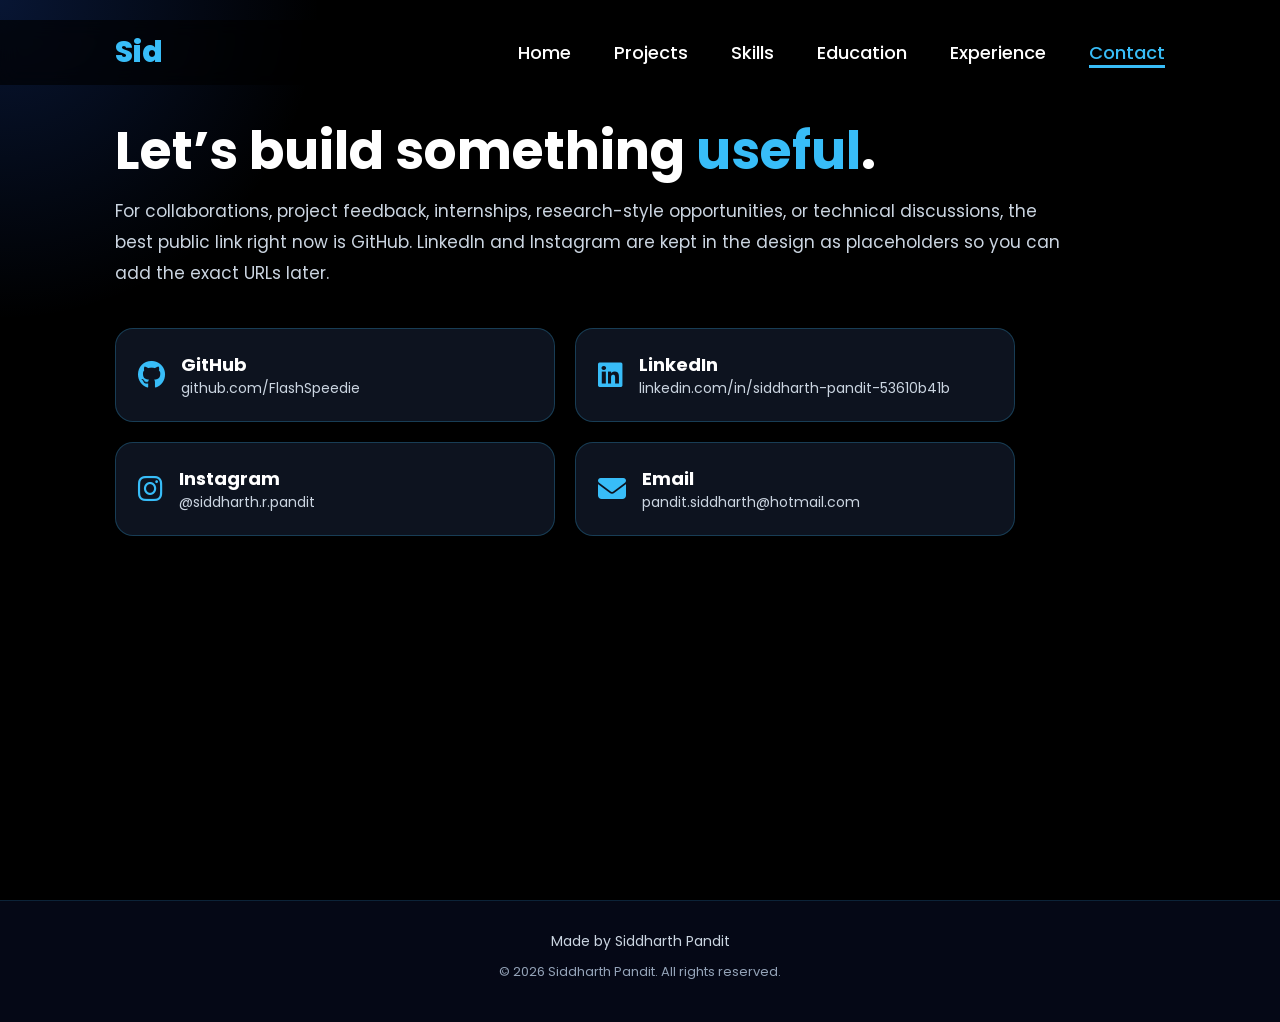
<file: contact.html>
<!DOCTYPE html>
<html lang="en">
<head>
    <meta charset="UTF-8">
    <meta name="viewport" content="width=device-width, initial-scale=1.0">
    <meta name="description" content="Contact Sid Pandit for projects, collaboration, and software development.">
    <link rel="stylesheet" href="https://cdnjs.cloudflare.com/ajax/libs/font-awesome/6.5.2/css/all.min.css">
    <link rel="stylesheet" href="style.css">
    <title>Contact | Sid Pandit</title>
</head>
<body>
    <header>
        <a href="index.html" class="logo">Sid</a>
        <nav>
            <a href="index.html">Home</a>
            <a href="projects.html">Projects</a>
            <a href="skills.html">Skills</a>
            <a href="education.html">Education</a>
            <a href="experience.html">Experience</a>
            <a href="contact.html" class="active">Contact</a>
        </nav>
    </header>

    <section class="page">
        <div class="page-title">
            <h1>Let’s build something <span>useful</span>.</h1>
            <p>For collaborations, project feedback, internships, research-style opportunities, or technical discussions, the best public link right now is GitHub. LinkedIn and Instagram are kept in the design as placeholders so you can add the exact URLs later.</p>
        </div>

        <div class="contact-list">
            <a class="contact-item" href="https://github.com/FlashSpeedie">
                <i class="fa-brands fa-github"></i>
                <div><strong>GitHub</strong><span>github.com/FlashSpeedie</span></div>
            </a>
            <a class="contact-item" href="https://www.linkedin.com/in/siddharth-pandit-53610b41b/">
                <i class="fa-brands fa-linkedin"></i>
                <div><strong>LinkedIn</strong><span>linkedin.com/in/siddharth-pandit-53610b41b</span></div>
            </a>
            <a class="contact-item" href="https://www.instagram.com/siddharth.r.pandit/">
                <i class="fa-brands fa-instagram"></i>
                <div><strong>Instagram</strong><span>@siddharth.r.pandit</span></div>
            </a>
            <a class="contact-item" href="mailto:pandit.siddharth@hotmail.com">
                <i class="fa-solid fa-envelope"></i>
                <div><strong>Email</strong><span>pandit.siddharth@hotmail.com</span></div>
            </a>
        </div>
    </section>

    <footer>
        <div class="footer-content">
            <p>Made by Siddharth Pandit</p>
            <p class="copyright">&copy; 2026 Siddharth Pandit. All rights reserved.</p>
        </div>
    </footer>
</body>
</html>
</file>
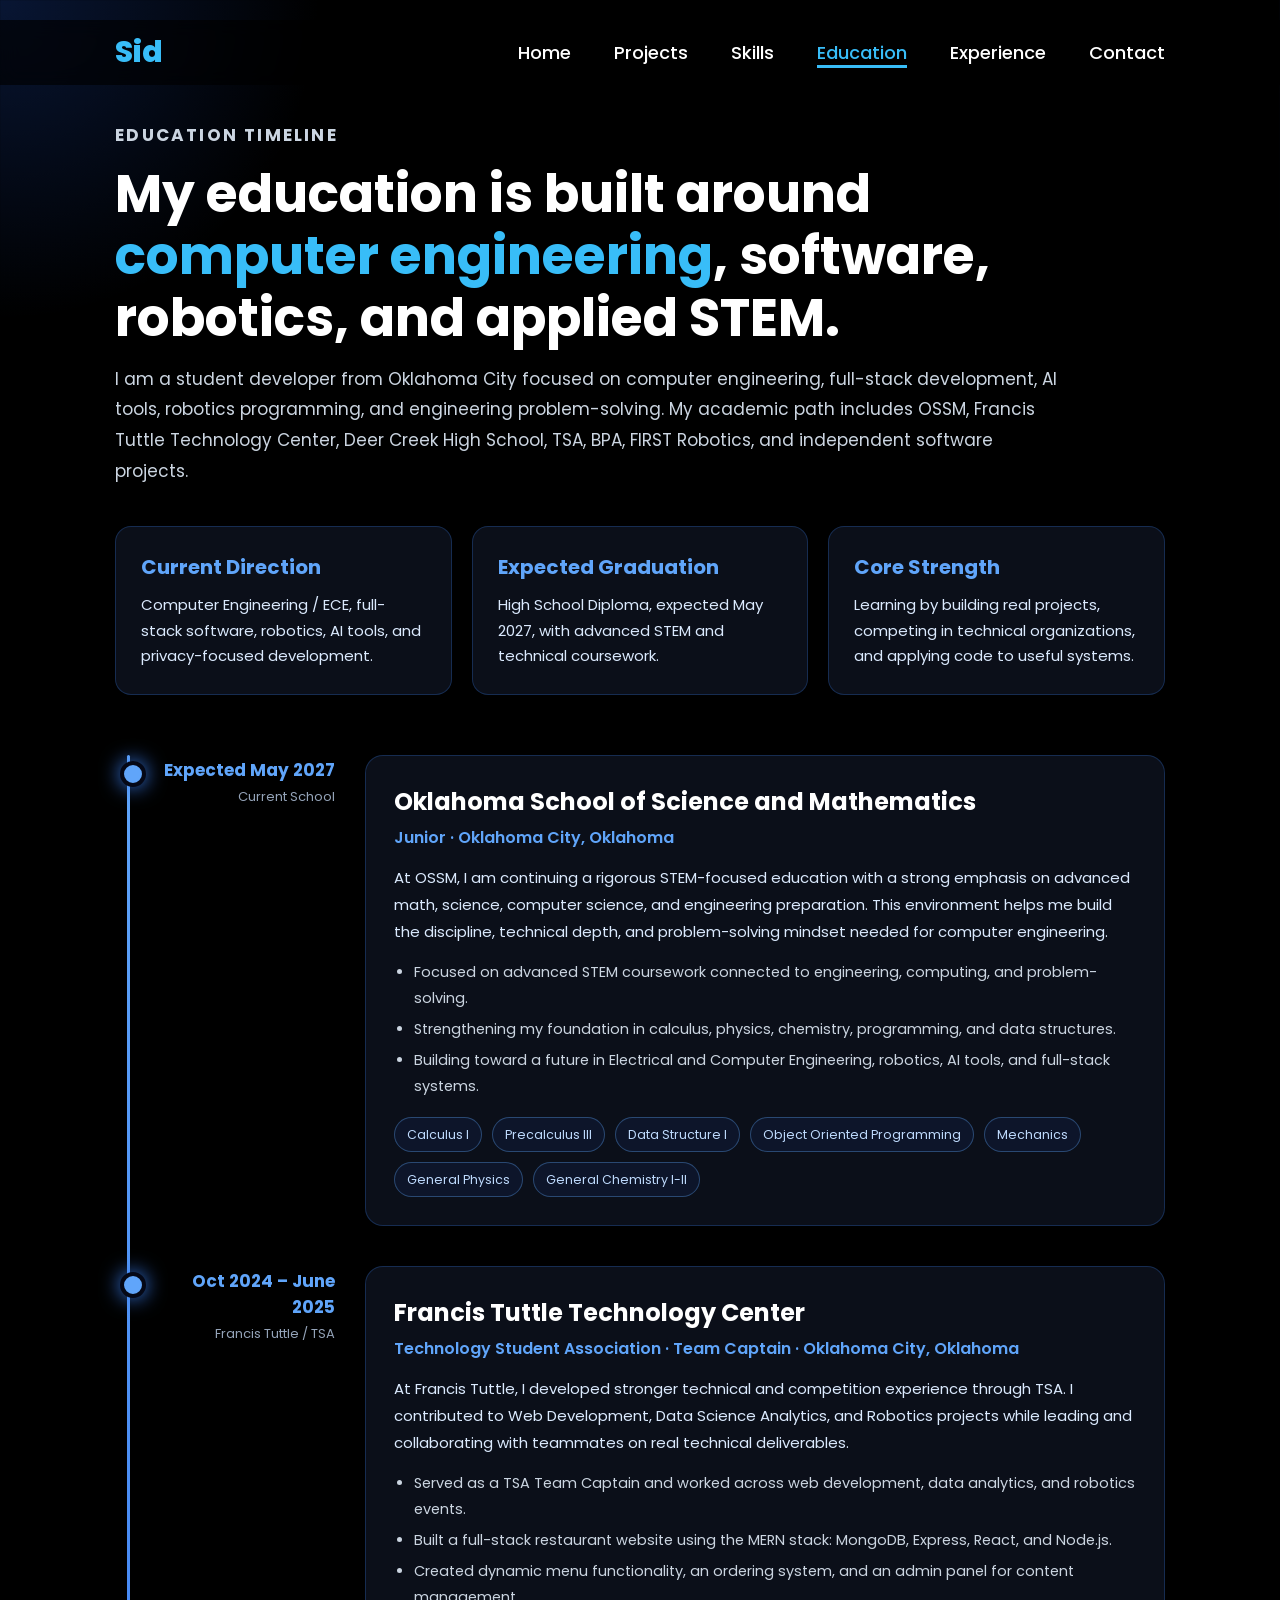
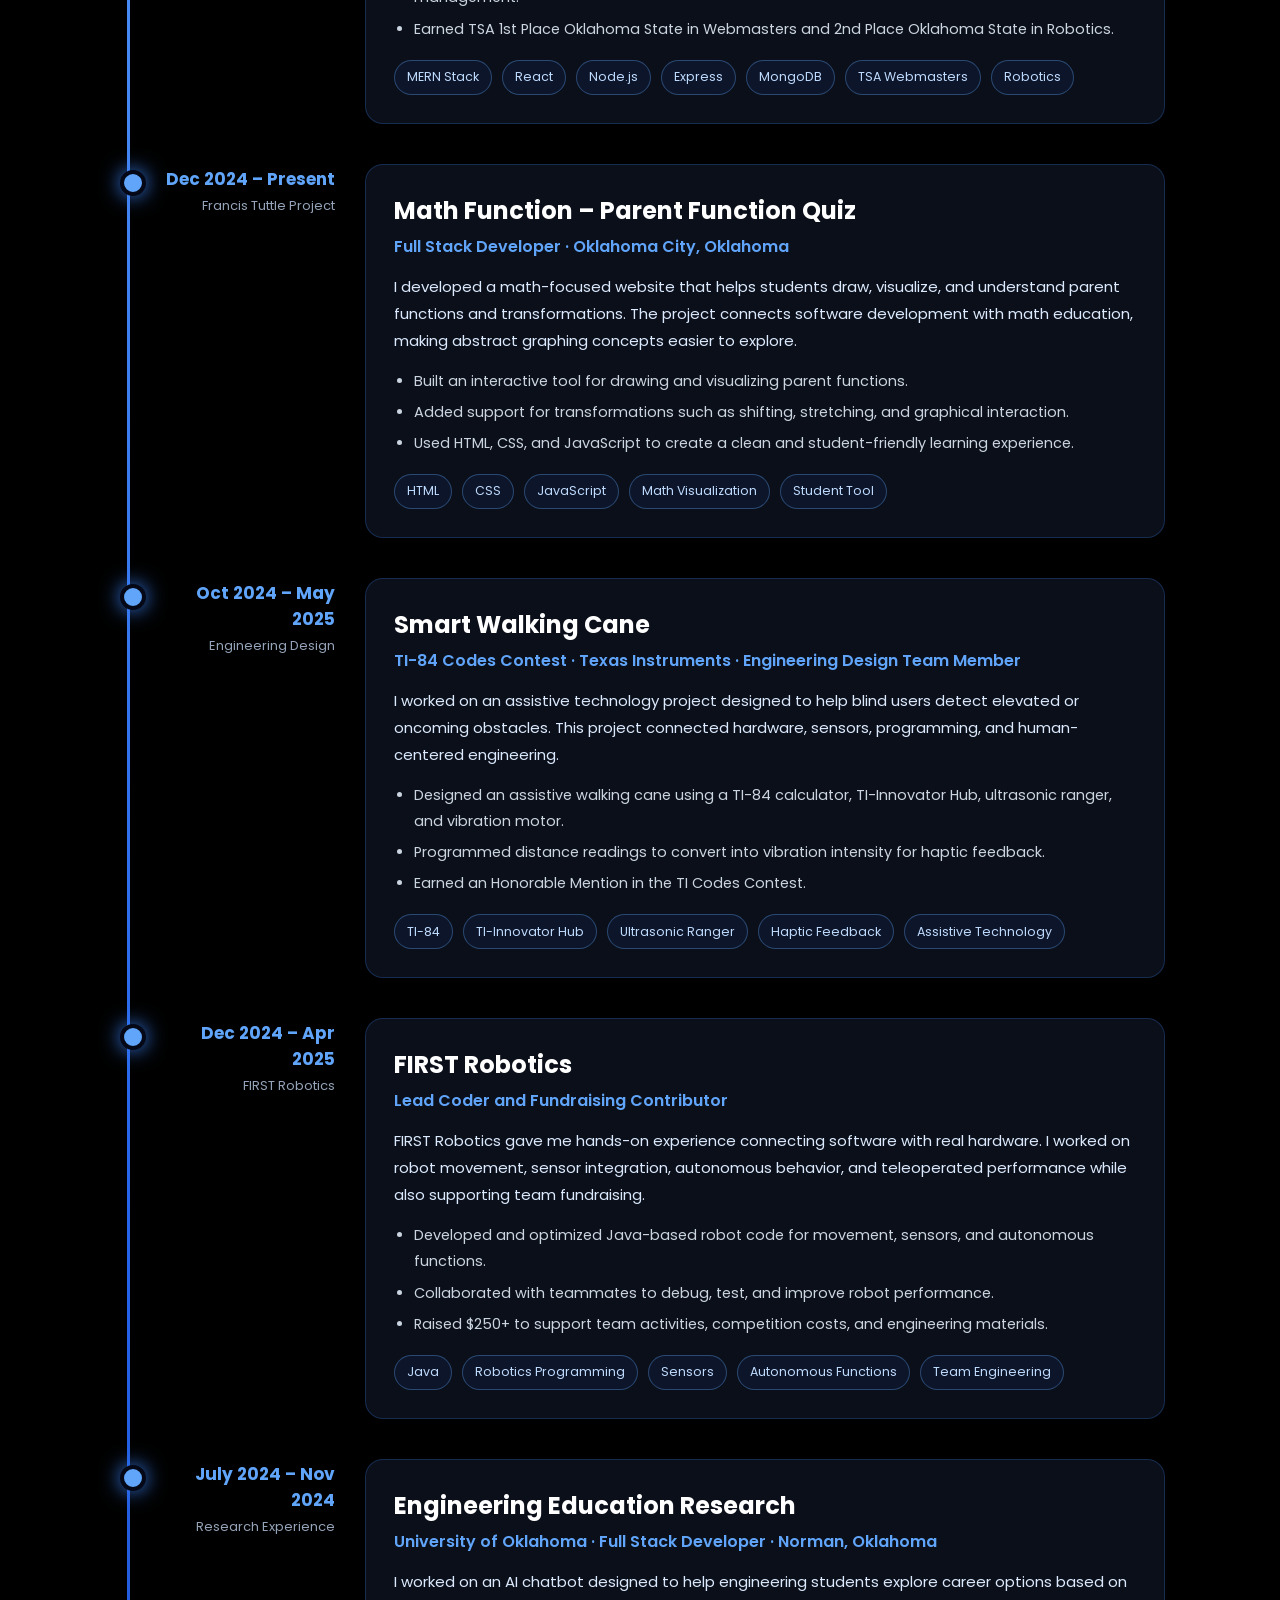
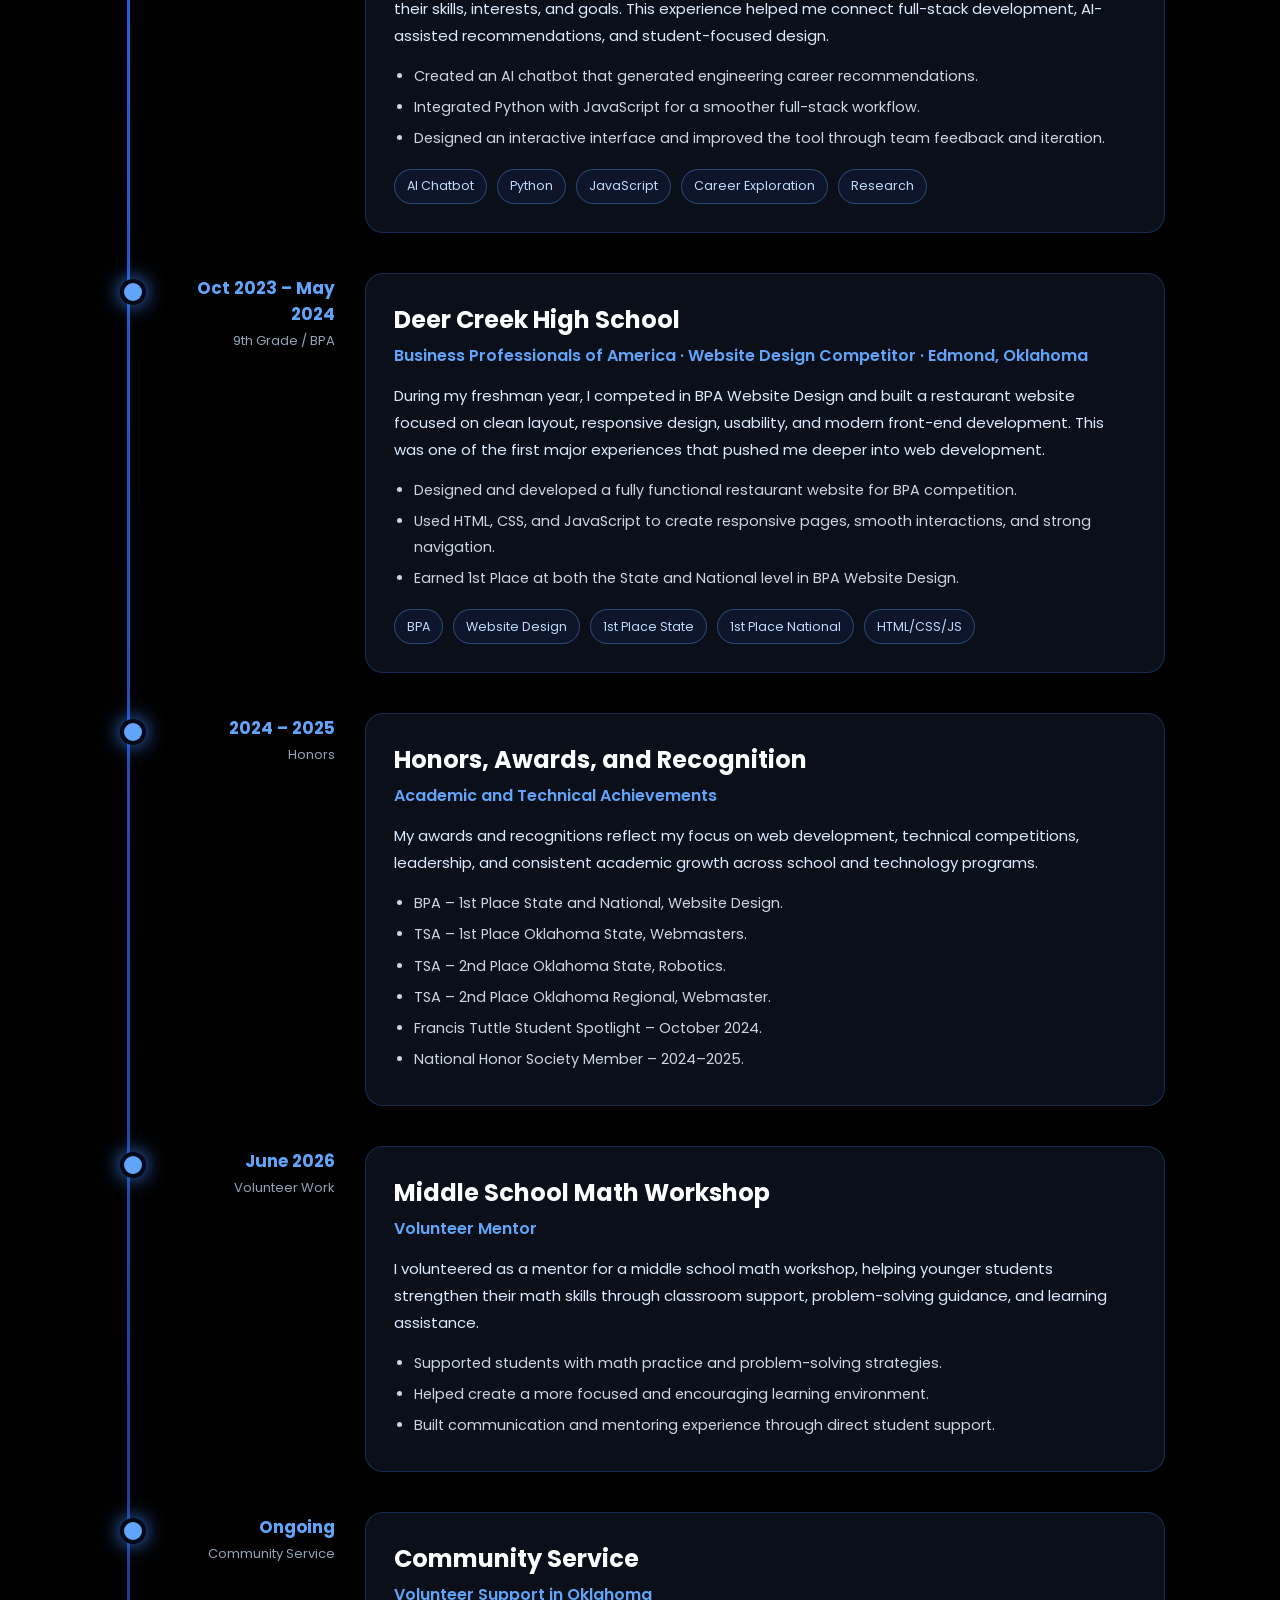
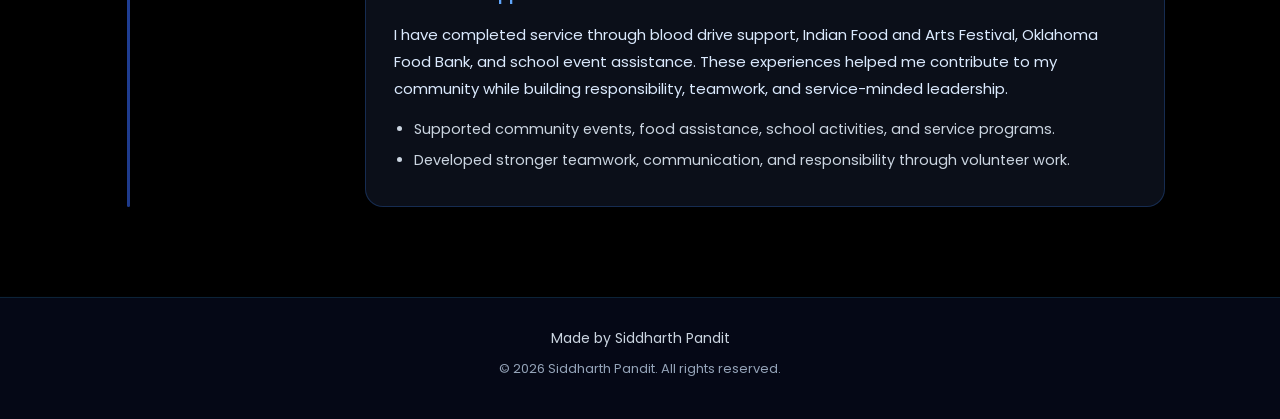
<file: education.html>
<!DOCTYPE html>
<html lang="en">
<head>
    <meta charset="UTF-8">
    <meta name="viewport" content="width=device-width, initial-scale=1.0">
    <meta name="description" content="Education timeline for Sid Pandit, a computer engineering-focused student developer from Oklahoma City with experience in OSSM, Francis Tuttle, Deer Creek, TSA, BPA, FIRST Robotics, and STEM projects.">
    <meta name="keywords" content="Sid Pandit education, Siddharth Pandit, OSSM, Francis Tuttle Technology Center, Deer Creek High School, TSA Webmaster, BPA Website Design, FIRST Robotics, Oklahoma City student developer, computer engineering student">
    <link rel="stylesheet" href="https://cdnjs.cloudflare.com/ajax/libs/font-awesome/6.5.2/css/all.min.css">
    <link rel="stylesheet" href="style.css">
    <title>Education | Sid Pandit</title>
</head>
<body>
    <header>
        <a href="index.html" class="logo">Sid</a>
        <nav>
            <a href="index.html">Home</a>
            <a href="projects.html">Projects</a>
            <a href="skills.html">Skills</a>
            <a href="education.html" class="active">Education</a>
            <a href="experience.html">Experience</a>
            <a href="contact.html">Contact</a>
        </nav>
    </header>

    <section class="page education-page">
        <div class="page-title">
            <p class="section-label">Education Timeline</p>
            <h1>My education is built around <span>computer engineering</span>, software, robotics, and applied STEM.</h1>
            <p>
                I am a student developer from Oklahoma City focused on computer engineering, full-stack development,
                AI tools, robotics programming, and engineering problem-solving. My academic path includes OSSM,
                Francis Tuttle Technology Center, Deer Creek High School, TSA, BPA, FIRST Robotics, and independent
                software projects.
            </p>
        </div>

        <div class="education-summary">
            <div>
                <h2>Current Direction</h2>
                <p>Computer Engineering / ECE, full-stack software, robotics, AI tools, and privacy-focused development.</p>
            </div>
            <div>
                <h2>Expected Graduation</h2>
                <p>High School Diploma, expected May 2027, with advanced STEM and technical coursework.</p>
            </div>
            <div>
                <h2>Core Strength</h2>
                <p>Learning by building real projects, competing in technical organizations, and applying code to useful systems.</p>
            </div>
        </div>

        <div class="education-timeline">

            <div class="education-item">
                <div class="education-date">
                    <span>Expected May 2027</span>
                    <small>Current School</small>
                </div>
                <div class="education-content">
                    <h2>Oklahoma School of Science and Mathematics</h2>
                    <h3>Junior · Oklahoma City, Oklahoma</h3>
                    <p>
                        At OSSM, I am continuing a rigorous STEM-focused education with a strong emphasis on advanced
                        math, science, computer science, and engineering preparation. This environment helps me build
                        the discipline, technical depth, and problem-solving mindset needed for computer engineering.
                    </p>
                    <ul>
                        <li>Focused on advanced STEM coursework connected to engineering, computing, and problem-solving.</li>
                        <li>Strengthening my foundation in calculus, physics, chemistry, programming, and data structures.</li>
                        <li>Building toward a future in Electrical and Computer Engineering, robotics, AI tools, and full-stack systems.</li>
                    </ul>

                    <div class="education-badges">
                        <span>Calculus I</span>
                        <span>Precalculus III</span>
                        <span>Data Structure I</span>
                        <span>Object Oriented Programming</span>
                        <span>Mechanics</span>
                        <span>General Physics</span>
                        <span>General Chemistry I-II</span>
                    </div>
                </div>
            </div>

            <div class="education-item">
                <div class="education-date">
                    <span>Oct 2024 – June 2025</span>
                    <small>Francis Tuttle / TSA</small>
                </div>
                <div class="education-content">
                    <h2>Francis Tuttle Technology Center</h2>
                    <h3>Technology Student Association · Team Captain · Oklahoma City, Oklahoma</h3>
                    <p>
                        At Francis Tuttle, I developed stronger technical and competition experience through TSA.
                        I contributed to Web Development, Data Science Analytics, and Robotics projects while leading
                        and collaborating with teammates on real technical deliverables.
                    </p>
                    <ul>
                        <li>Served as a TSA Team Captain and worked across web development, data analytics, and robotics events.</li>
                        <li>Built a full-stack restaurant website using the MERN stack: MongoDB, Express, React, and Node.js.</li>
                        <li>Created dynamic menu functionality, an ordering system, and an admin panel for content management.</li>
                        <li>Earned TSA 1st Place Oklahoma State in Webmasters and 2nd Place Oklahoma State in Robotics.</li>
                    </ul>

                    <div class="education-badges">
                        <span>MERN Stack</span>
                        <span>React</span>
                        <span>Node.js</span>
                        <span>Express</span>
                        <span>MongoDB</span>
                        <span>TSA Webmasters</span>
                        <span>Robotics</span>
                    </div>
                </div>
            </div>

            <div class="education-item">
                <div class="education-date">
                    <span>Dec 2024 – Present</span>
                    <small>Francis Tuttle Project</small>
                </div>
                <div class="education-content">
                    <h2>Math Function – Parent Function Quiz</h2>
                    <h3>Full Stack Developer · Oklahoma City, Oklahoma</h3>
                    <p>
                        I developed a math-focused website that helps students draw, visualize, and understand parent
                        functions and transformations. The project connects software development with math education,
                        making abstract graphing concepts easier to explore.
                    </p>
                    <ul>
                        <li>Built an interactive tool for drawing and visualizing parent functions.</li>
                        <li>Added support for transformations such as shifting, stretching, and graphical interaction.</li>
                        <li>Used HTML, CSS, and JavaScript to create a clean and student-friendly learning experience.</li>
                    </ul>

                    <div class="education-badges">
                        <span>HTML</span>
                        <span>CSS</span>
                        <span>JavaScript</span>
                        <span>Math Visualization</span>
                        <span>Student Tool</span>
                    </div>
                </div>
            </div>

            <div class="education-item">
                <div class="education-date">
                    <span>Oct 2024 – May 2025</span>
                    <small>Engineering Design</small>
                </div>
                <div class="education-content">
                    <h2>Smart Walking Cane</h2>
                    <h3>TI-84 Codes Contest · Texas Instruments · Engineering Design Team Member</h3>
                    <p>
                        I worked on an assistive technology project designed to help blind users detect elevated or
                        oncoming obstacles. This project connected hardware, sensors, programming, and human-centered
                        engineering.
                    </p>
                    <ul>
                        <li>Designed an assistive walking cane using a TI-84 calculator, TI-Innovator Hub, ultrasonic ranger, and vibration motor.</li>
                        <li>Programmed distance readings to convert into vibration intensity for haptic feedback.</li>
                        <li>Earned an Honorable Mention in the TI Codes Contest.</li>
                    </ul>

                    <div class="education-badges">
                        <span>TI-84</span>
                        <span>TI-Innovator Hub</span>
                        <span>Ultrasonic Ranger</span>
                        <span>Haptic Feedback</span>
                        <span>Assistive Technology</span>
                    </div>
                </div>
            </div>

            <div class="education-item">
                <div class="education-date">
                    <span>Dec 2024 – Apr 2025</span>
                    <small>FIRST Robotics</small>
                </div>
                <div class="education-content">
                    <h2>FIRST Robotics</h2>
                    <h3>Lead Coder and Fundraising Contributor</h3>
                    <p>
                        FIRST Robotics gave me hands-on experience connecting software with real hardware. I worked on
                        robot movement, sensor integration, autonomous behavior, and teleoperated performance while also
                        supporting team fundraising.
                    </p>
                    <ul>
                        <li>Developed and optimized Java-based robot code for movement, sensors, and autonomous functions.</li>
                        <li>Collaborated with teammates to debug, test, and improve robot performance.</li>
                        <li>Raised $250+ to support team activities, competition costs, and engineering materials.</li>
                    </ul>

                    <div class="education-badges">
                        <span>Java</span>
                        <span>Robotics Programming</span>
                        <span>Sensors</span>
                        <span>Autonomous Functions</span>
                        <span>Team Engineering</span>
                    </div>
                </div>
            </div>

            <div class="education-item">
                <div class="education-date">
                    <span>July 2024 – Nov 2024</span>
                    <small>Research Experience</small>
                </div>
                <div class="education-content">
                    <h2>Engineering Education Research</h2>
                    <h3>University of Oklahoma · Full Stack Developer · Norman, Oklahoma</h3>
                    <p>
                        I worked on an AI chatbot designed to help engineering students explore career options based on
                        their skills, interests, and goals. This experience helped me connect full-stack development,
                        AI-assisted recommendations, and student-focused design.
                    </p>
                    <ul>
                        <li>Created an AI chatbot that generated engineering career recommendations.</li>
                        <li>Integrated Python with JavaScript for a smoother full-stack workflow.</li>
                        <li>Designed an interactive interface and improved the tool through team feedback and iteration.</li>
                    </ul>

                    <div class="education-badges">
                        <span>AI Chatbot</span>
                        <span>Python</span>
                        <span>JavaScript</span>
                        <span>Career Exploration</span>
                        <span>Research</span>
                    </div>
                </div>
            </div>

            <div class="education-item">
                <div class="education-date">
                    <span>Oct 2023 – May 2024</span>
                    <small>9th Grade / BPA</small>
                </div>
                <div class="education-content">
                    <h2>Deer Creek High School</h2>
                    <h3>Business Professionals of America · Website Design Competitor · Edmond, Oklahoma</h3>
                    <p>
                        During my freshman year, I competed in BPA Website Design and built a restaurant website focused
                        on clean layout, responsive design, usability, and modern front-end development. This was one of
                        the first major experiences that pushed me deeper into web development.
                    </p>
                    <ul>
                        <li>Designed and developed a fully functional restaurant website for BPA competition.</li>
                        <li>Used HTML, CSS, and JavaScript to create responsive pages, smooth interactions, and strong navigation.</li>
                        <li>Earned 1st Place at both the State and National level in BPA Website Design.</li>
                    </ul>

                    <div class="education-badges">
                        <span>BPA</span>
                        <span>Website Design</span>
                        <span>1st Place State</span>
                        <span>1st Place National</span>
                        <span>HTML/CSS/JS</span>
                    </div>
                </div>
            </div>

            <div class="education-item">
                <div class="education-date">
                    <span>2024 – 2025</span>
                    <small>Honors</small>
                </div>
                <div class="education-content">
                    <h2>Honors, Awards, and Recognition</h2>
                    <h3>Academic and Technical Achievements</h3>
                    <p>
                        My awards and recognitions reflect my focus on web development, technical competitions,
                        leadership, and consistent academic growth across school and technology programs.
                    </p>
                    <ul>
                        <li>BPA – 1st Place State and National, Website Design.</li>
                        <li>TSA – 1st Place Oklahoma State, Webmasters.</li>
                        <li>TSA – 2nd Place Oklahoma State, Robotics.</li>
                        <li>TSA – 2nd Place Oklahoma Regional, Webmaster.</li>
                        <li>Francis Tuttle Student Spotlight – October 2024.</li>
                        <li>National Honor Society Member – 2024–2025.</li>
                    </ul>
                </div>
            </div>

            <div class="education-item">
                <div class="education-date">
                    <span>June 2026</span>
                    <small>Volunteer Work</small>
                </div>
                <div class="education-content">
                    <h2>Middle School Math Workshop</h2>
                    <h3>Volunteer Mentor</h3>
                    <p>
                        I volunteered as a mentor for a middle school math workshop, helping younger students strengthen
                        their math skills through classroom support, problem-solving guidance, and learning assistance.
                    </p>
                    <ul>
                        <li>Supported students with math practice and problem-solving strategies.</li>
                        <li>Helped create a more focused and encouraging learning environment.</li>
                        <li>Built communication and mentoring experience through direct student support.</li>
                    </ul>
                </div>
            </div>

            <div class="education-item">
                <div class="education-date">
                    <span>Ongoing</span>
                    <small>Community Service</small>
                </div>
                <div class="education-content">
                    <h2>Community Service</h2>
                    <h3>Volunteer Support in Oklahoma</h3>
                    <p>
                        I have completed service through blood drive support, Indian Food and Arts Festival, Oklahoma
                        Food Bank, and school event assistance. These experiences helped me contribute to my community
                        while building responsibility, teamwork, and service-minded leadership.
                    </p>
                    <ul>
                        <li>Supported community events, food assistance, school activities, and service programs.</li>
                        <li>Developed stronger teamwork, communication, and responsibility through volunteer work.</li>
                    </ul>
                </div>
            </div>
        </div>
    </section>

    <footer>
        <div class="footer-content">
            <p>Made by Siddharth Pandit</p>
            <p class="copyright">&copy; 2026 Siddharth Pandit. All rights reserved.</p>
        </div>
    </footer>
</body>
</html>
</file>
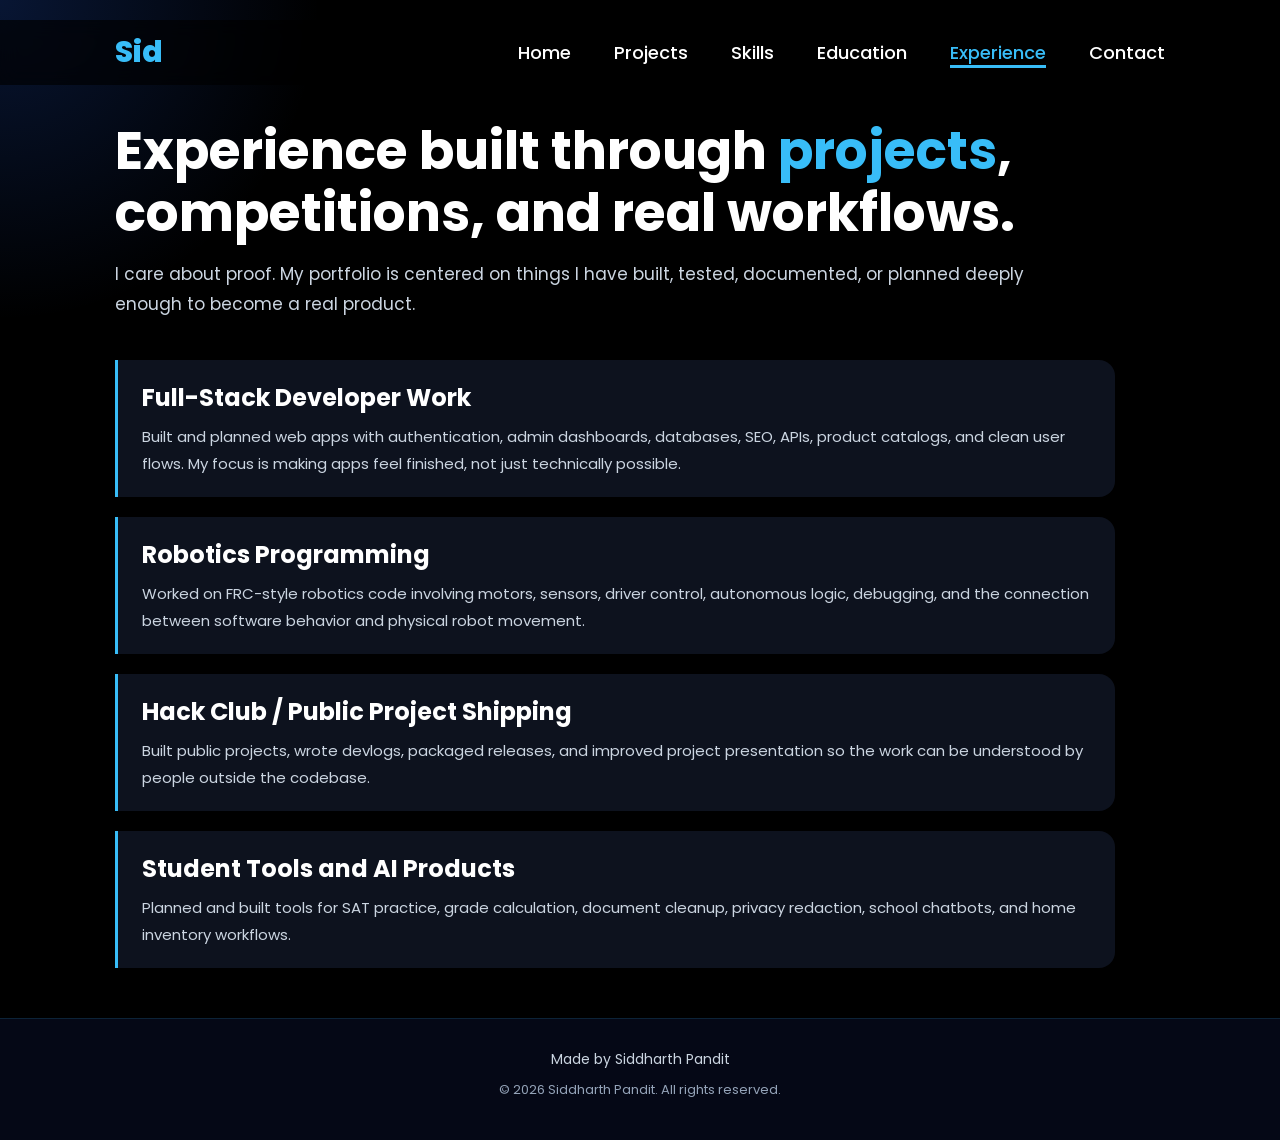
<file: experience.html>
<!DOCTYPE html>
<html lang="en">
<head>
    <meta charset="UTF-8">
    <meta name="viewport" content="width=device-width, initial-scale=1.0">
    <meta name="description" content="Experience and activities for Sid Pandit.">
    <link rel="stylesheet" href="https://cdnjs.cloudflare.com/ajax/libs/font-awesome/6.5.2/css/all.min.css">
    <link rel="stylesheet" href="style.css">
    <title>Experience | Sid Pandit</title>
</head>
<body>
    <header>
        <a href="index.html" class="logo">Sid</a>
        <nav>
            <a href="index.html">Home</a>
            <a href="projects.html">Projects</a>
            <a href="skills.html">Skills</a>
            <a href="education.html">Education</a>
            <a href="experience.html" class="active">Experience</a>
            <a href="contact.html">Contact</a>
        </nav>
    </header>

    <section class="page">
        <div class="page-title">
            <h1>Experience built through <span>projects</span>, competitions, and real workflows.</h1>
            <p>I care about proof. My portfolio is centered on things I have built, tested, documented, or planned deeply enough to become a real product.</p>
        </div>

        <div class="timeline">
            <div class="timeline-item">
                <h2>Full-Stack Developer Work</h2>
                <p>Built and planned web apps with authentication, admin dashboards, databases, SEO, APIs, product catalogs, and clean user flows. My focus is making apps feel finished, not just technically possible.</p>
            </div>
            <div class="timeline-item">
                <h2>Robotics Programming</h2>
                <p>Worked on FRC-style robotics code involving motors, sensors, driver control, autonomous logic, debugging, and the connection between software behavior and physical robot movement.</p>
            </div>
            <div class="timeline-item">
                <h2>Hack Club / Public Project Shipping</h2>
                <p>Built public projects, wrote devlogs, packaged releases, and improved project presentation so the work can be understood by people outside the codebase.</p>
            </div>
            <div class="timeline-item">
                <h2>Student Tools and AI Products</h2>
                <p>Planned and built tools for SAT practice, grade calculation, document cleanup, privacy redaction, school chatbots, and home inventory workflows.</p>
            </div>
        </div>
    </section>

    <footer>
        <div class="footer-content">
            <p>Made by Siddharth Pandit</p>
            <p class="copyright">&copy; 2026 Siddharth Pandit. All rights reserved.</p>
        </div>
    </footer>
</body>
</html>
</file>
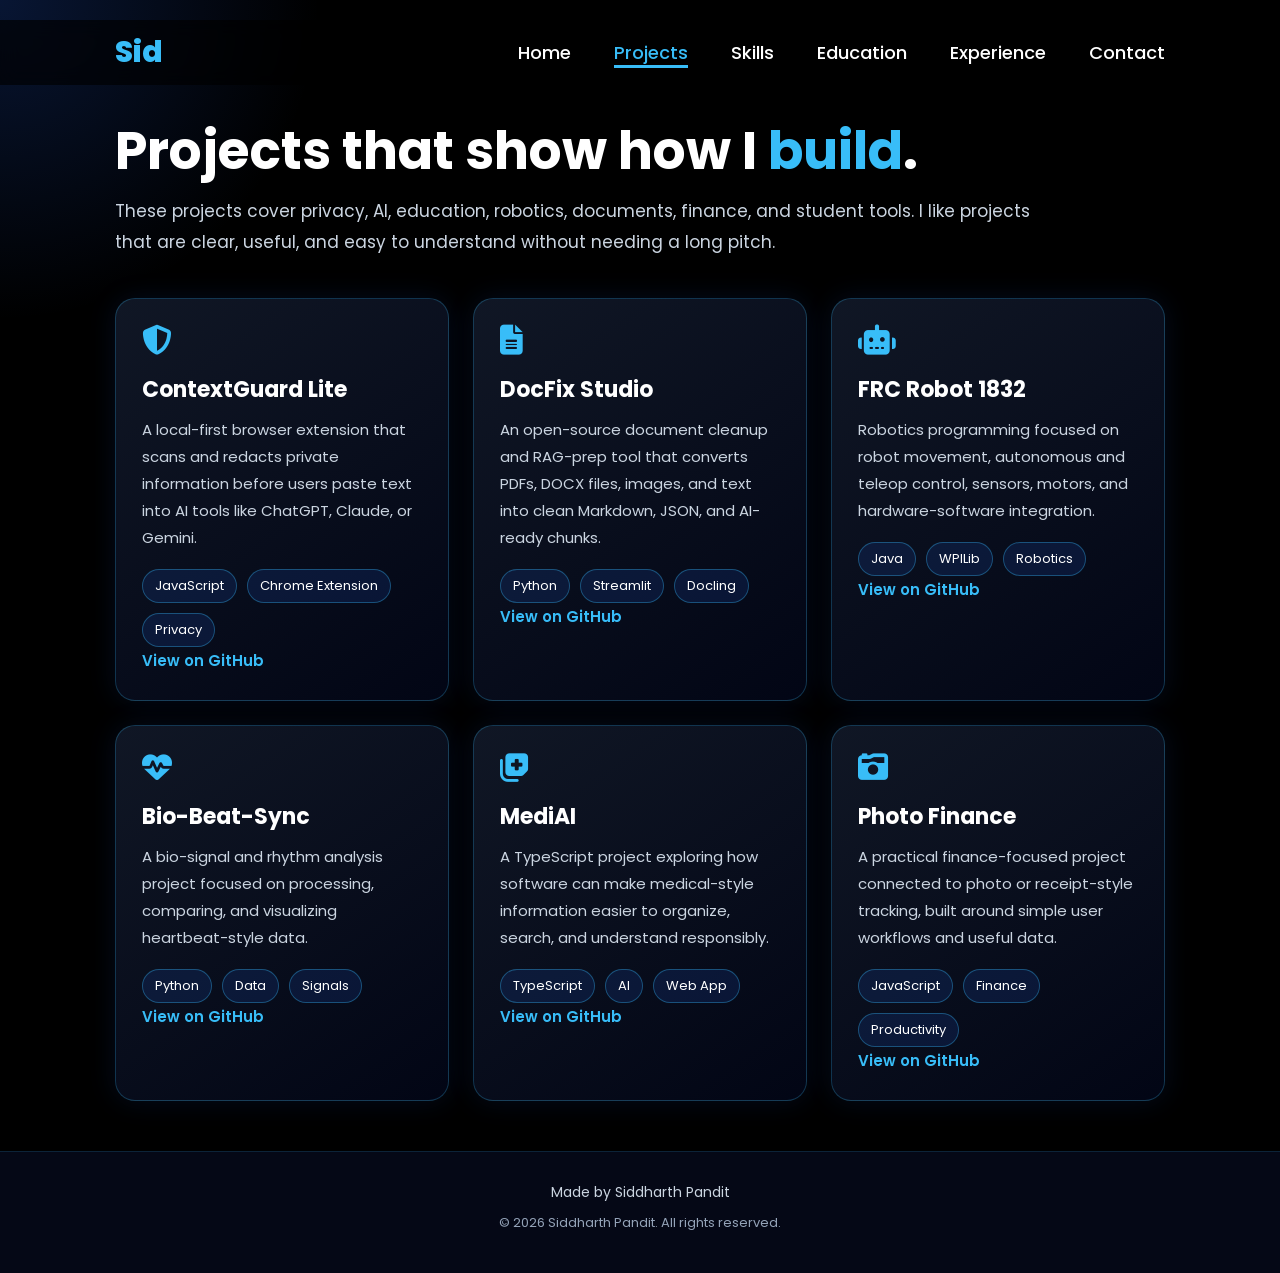
<file: projects.html>
<!DOCTYPE html>
<html lang="en">
<head>
    <meta charset="UTF-8">
    <meta name="viewport" content="width=device-width, initial-scale=1.0">
    <meta name="description" content="Projects by Sid Pandit: ContextGuard Lite, DocFix Studio, FRC Robot 1832, Bio-Beat-Sync, MediAI, Photo Finance, ScholarOS, and more.">
    <link rel="stylesheet" href="https://cdnjs.cloudflare.com/ajax/libs/font-awesome/6.5.2/css/all.min.css">
    <link rel="stylesheet" href="style.css">
    <title>Projects | Sid Pandit</title>
</head>
<body>
    <header>
        <a href="index.html" class="logo">Sid</a>
        <nav>
            <a href="index.html">Home</a>
            <a href="projects.html" class="active">Projects</a>
            <a href="skills.html">Skills</a>
            <a href="education.html">Education</a>
            <a href="experience.html">Experience</a>
            <a href="contact.html">Contact</a>
        </nav>
    </header>

    <section class="page">
        <div class="page-title">
            <h1>Projects that show how I <span>build</span>.</h1>
            <p>These projects cover privacy, AI, education, robotics, documents, finance, and student tools. I like projects that are clear, useful, and easy to understand without needing a long pitch.</p>
        </div>

        <div class="grid">
            <article class="card">
                <i class="fa-solid fa-shield-halved"></i>
                <h2>ContextGuard Lite</h2>
                <p>A local-first browser extension that scans and redacts private information before users paste text into AI tools like ChatGPT, Claude, or Gemini.</p>
                <div class="tag-row"><span class="tag">JavaScript</span><span class="tag">Chrome Extension</span><span class="tag">Privacy</span></div>
                <p><a href="https://github.com/FlashSpeedie/contextguard-lite">View on GitHub</a></p>
            </article>

            <article class="card">
                <i class="fa-solid fa-file-lines"></i>
                <h2>DocFix Studio</h2>
                <p>An open-source document cleanup and RAG-prep tool that converts PDFs, DOCX files, images, and text into clean Markdown, JSON, and AI-ready chunks.</p>
                <div class="tag-row"><span class="tag">Python</span><span class="tag">Streamlit</span><span class="tag">Docling</span></div>
                <p><a href="https://github.com/FlashSpeedie/docfix-studio">View on GitHub</a></p>
            </article>

            <article class="card">
                <i class="fa-solid fa-robot"></i>
                <h2>FRC Robot 1832</h2>
                <p>Robotics programming focused on robot movement, autonomous and teleop control, sensors, motors, and hardware-software integration.</p>
                <div class="tag-row"><span class="tag">Java</span><span class="tag">WPILib</span><span class="tag">Robotics</span></div>
                <p><a href="https://github.com/FlashSpeedie/FRC-Robot-1832">View on GitHub</a></p>
            </article>

            <article class="card">
                <i class="fa-solid fa-heart-pulse"></i>
                <h2>Bio-Beat-Sync</h2>
                <p>A bio-signal and rhythm analysis project focused on processing, comparing, and visualizing heartbeat-style data.</p>
                <div class="tag-row"><span class="tag">Python</span><span class="tag">Data</span><span class="tag">Signals</span></div>
                <p><a href="https://github.com/FlashSpeedie/Bio-Beat-Sync">View on GitHub</a></p>
            </article>

            <article class="card">
                <i class="fa-solid fa-notes-medical"></i>
                <h2>MediAI</h2>
                <p>A TypeScript project exploring how software can make medical-style information easier to organize, search, and understand responsibly.</p>
                <div class="tag-row"><span class="tag">TypeScript</span><span class="tag">AI</span><span class="tag">Web App</span></div>
                <p><a href="https://github.com/FlashSpeedie/MediAI">View on GitHub</a></p>
            </article>

            <article class="card">
                <i class="fa-solid fa-camera-retro"></i>
                <h2>Photo Finance</h2>
                <p>A practical finance-focused project connected to photo or receipt-style tracking, built around simple user workflows and useful data.</p>
                <div class="tag-row"><span class="tag">JavaScript</span><span class="tag">Finance</span><span class="tag">Productivity</span></div>
                <p><a href="https://github.com/FlashSpeedie/photo-finance">View on GitHub</a></p>
            </article>
        </div>
    </section>

    <footer>
        <div class="footer-content">
            <p>Made by Siddharth Pandit</p>
            <p class="copyright">&copy; 2026 Siddharth Pandit. All rights reserved.</p>
        </div>
    </footer>
</body>
</html>
</file>
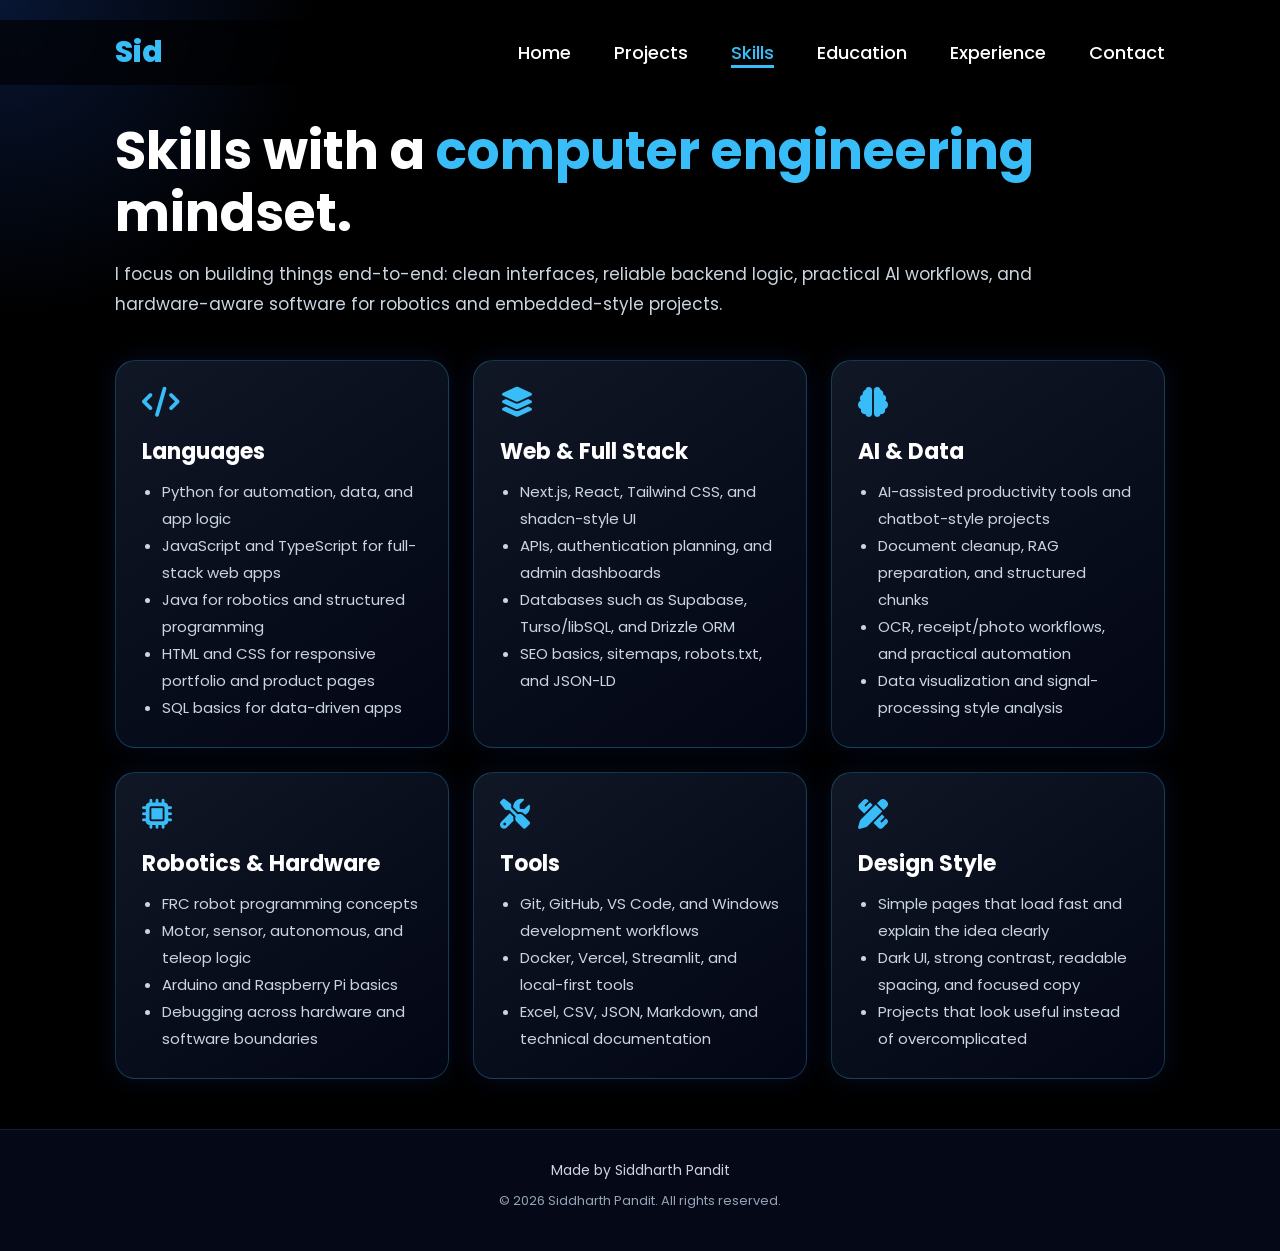
<file: skills.html>
<!DOCTYPE html>
<html lang="en">
<head>
    <meta charset="UTF-8">
    <meta name="viewport" content="width=device-width, initial-scale=1.0">
    <meta name="description" content="Skills for Sid Pandit, computer engineering-focused full-stack developer.">
    <link rel="stylesheet" href="https://cdnjs.cloudflare.com/ajax/libs/font-awesome/6.5.2/css/all.min.css">
    <link rel="stylesheet" href="style.css">
    <title>Skills | Sid Pandit</title>
</head>
<body>
    <header>
        <a href="index.html" class="logo">Sid</a>
        <nav>
            <a href="index.html">Home</a>
            <a href="projects.html">Projects</a>
            <a href="skills.html" class="active">Skills</a>
            <a href="education.html">Education</a>
            <a href="experience.html">Experience</a>
            <a href="contact.html">Contact</a>
        </nav>
    </header>

    <section class="page">
        <div class="page-title">
            <h1>Skills with a <span>computer engineering</span> mindset.</h1>
            <p>I focus on building things end-to-end: clean interfaces, reliable backend logic, practical AI workflows, and hardware-aware software for robotics and embedded-style projects.</p>
        </div>

        <div class="grid">
            <article class="card">
                <i class="fa-solid fa-code"></i>
                <h2>Languages</h2>
                <ul>
                    <li>Python for automation, data, and app logic</li>
                    <li>JavaScript and TypeScript for full-stack web apps</li>
                    <li>Java for robotics and structured programming</li>
                    <li>HTML and CSS for responsive portfolio and product pages</li>
                    <li>SQL basics for data-driven apps</li>
                </ul>
            </article>
            <article class="card">
                <i class="fa-solid fa-layer-group"></i>
                <h2>Web &amp; Full Stack</h2>
                <ul>
                    <li>Next.js, React, Tailwind CSS, and shadcn-style UI</li>
                    <li>APIs, authentication planning, and admin dashboards</li>
                    <li>Databases such as Supabase, Turso/libSQL, and Drizzle ORM</li>
                    <li>SEO basics, sitemaps, robots.txt, and JSON-LD</li>
                </ul>
            </article>
            <article class="card">
                <i class="fa-solid fa-brain"></i>
                <h2>AI &amp; Data</h2>
                <ul>
                    <li>AI-assisted productivity tools and chatbot-style projects</li>
                    <li>Document cleanup, RAG preparation, and structured chunks</li>
                    <li>OCR, receipt/photo workflows, and practical automation</li>
                    <li>Data visualization and signal-processing style analysis</li>
                </ul>
            </article>
            <article class="card">
                <i class="fa-solid fa-microchip"></i>
                <h2>Robotics &amp; Hardware</h2>
                <ul>
                    <li>FRC robot programming concepts</li>
                    <li>Motor, sensor, autonomous, and teleop logic</li>
                    <li>Arduino and Raspberry Pi basics</li>
                    <li>Debugging across hardware and software boundaries</li>
                </ul>
            </article>
            <article class="card">
                <i class="fa-solid fa-screwdriver-wrench"></i>
                <h2>Tools</h2>
                <ul>
                    <li>Git, GitHub, VS Code, and Windows development workflows</li>
                    <li>Docker, Vercel, Streamlit, and local-first tools</li>
                    <li>Excel, CSV, JSON, Markdown, and technical documentation</li>
                </ul>
            </article>
            <article class="card">
                <i class="fa-solid fa-pen-ruler"></i>
                <h2>Design Style</h2>
                <ul>
                    <li>Simple pages that load fast and explain the idea clearly</li>
                    <li>Dark UI, strong contrast, readable spacing, and focused copy</li>
                    <li>Projects that look useful instead of overcomplicated</li>
                </ul>
            </article>
        </div>
    </section>

    <footer>
        <div class="footer-content">
            <p>Made by Siddharth Pandit</p>
            <p class="copyright">&copy; 2026 Siddharth Pandit. All rights reserved.</p>
        </div>
    </footer>
</body>
</html>
</file>
<file: style.css>
@import url('https://fonts.googleapis.com/css2?family=Poppins:wght@100;200;300;400;500;600;700;800&display=swap');

:root {
    --accent: #2563eb;
    --accent-light: #38bdf8;
    --accent-dark: #1e40af;
    --surface: #0b1220;
    --surface-soft: #111827;
    --text-soft: #cbd5e1;
}

* {
    margin: 0;
    padding: 0;
    box-sizing: border-box;
    text-decoration: none;
    border: none;
    outline: none;
    font-family: 'Poppins', sans-serif;
}

html {
    font-size: 62.5%;
    scroll-behavior: smooth;
}

body {
    width: 100%;
    min-height: 100vh;
    overflow-x: hidden;
    background-color: black;
    color: white;
    display: flex;
    flex-direction: column;
}

header {
    margin-top: 20px;
    position: fixed;
    top: 0;
    left: 0;
    width: 100%;
    padding: 1rem 9%;
    background-color: rgba(0, 0, 0, 0.65);
    backdrop-filter: blur(10px);
    filter: drop-shadow(10px);
    display: flex;
    justify-content: space-between;
    align-items: center;
    z-index: 100;
}

.logo {
    font-size: 3rem;
    color: var(--accent-light);
    font-weight: 800;
    cursor: pointer;
    transition: 0.5s ease;
}

.logo:hover {
    transform: scale(1.1);
}

nav a {
    font-size: 1.8rem;
    color: white;
    margin-left: 4rem;
    font-weight: 500;
    transition: 0.3s ease;
    border-bottom: 3px solid transparent;
}

nav a:hover,
nav a.active {
    color: var(--accent-light);
    border-bottom: 3px solid var(--accent-light);
}

section {
    min-height: 100vh;
    padding: 12rem 9% 5rem;
}

.home {
    display: flex;
    justify-content: center;
    align-items: center;
    gap: 8rem;
    background-color: black;
}

.home .home-content h1 {
    font-size: 6rem;
    font-weight: 700;
    line-height: 1.3;
}

span {
    color: var(--accent-light);
}

.home-content h3 {
    font-size: 4rem;
    margin-bottom: 1rem;
    font-weight: 700;
}

.home-content p {
    font-size: 1.6rem;
    color: var(--text-soft);
    line-height: 1.8;
    max-width: 72rem;
}

.home-img {
    border-radius: 50%;
}

.home-img img {
    position: relative;
    width: 32vw;
    max-width: 420px;
    min-width: 260px;
    aspect-ratio: 1 / 1;
    object-fit: cover;
    border-radius: 50%;
    box-shadow: 0 0 25px var(--accent);
    cursor: pointer;
    transition: 0.2s linear;
}

.home-img img:hover {
    transform: scale(1.02);
    box-shadow: 0 0 45px var(--accent-light);
}

.social-icons a {
    display: inline-flex;
    justify-content: center;
    align-items: center;
    width: 4rem;
    height: 4rem;
    background-color: transparent;
    border: 0.2rem solid var(--accent-light);
    font-size: 2rem;
    border-radius: 50%;
    margin: 3rem 1.5rem 3rem 0;
    transition: 0.3s ease;
    color: var(--accent-light);
}

.social-icons a:hover {
    color: black;
    transform: scale(1.3) translateY(-5px);
    background-color: var(--accent-light);
    box-shadow: 0 0 25px var(--accent-light);
}

.btn {
    display: inline-block;
    padding: 1rem 2.8rem;
    background-color: black;
    border-radius: 4rem;
    font-size: 1.6rem;
    color: var(--accent-light);
    letter-spacing: 0.3rem;
    font-weight: 600;
    border: 2px solid var(--accent-light);
    transition: 0.3s ease;
    cursor: pointer;
    margin-right: 1rem;
    margin-bottom: 1rem;
}

.btn:hover {
    transform: scale3d(1.03, 1.03, 1.03);
    background-color: var(--accent-light);
    color: black;
    box-shadow: 0 0 25px var(--accent-light);
}

.typing-text {
    font-size: 34px;
    font-weight: 600;
    min-width: 280px;
}

.typing-text span {
    position: relative;
}



.page {
    background: radial-gradient(circle at top left, rgba(37, 99, 235, 0.22), transparent 32rem), black;
}

.page-title {
    max-width: 95rem;
    margin-bottom: 4rem;
}

.page-title h1 {
    font-size: 5.2rem;
    line-height: 1.2;
    margin-bottom: 1.4rem;
}

.page-title p {
    font-size: 1.7rem;
    color: var(--text-soft);
    line-height: 1.8;
}

.grid {
    display: grid;
    grid-template-columns: repeat(3, minmax(0, 1fr));
    gap: 2.4rem;
}

.card {
    padding: 2.6rem;
    border: 1px solid rgba(56, 189, 248, 0.25);
    border-radius: 2rem;
    background: linear-gradient(145deg, rgba(17, 24, 39, 0.95), rgba(2, 6, 23, 0.9));
    box-shadow: 0 0 28px rgba(37, 99, 235, 0.12);
    transition: 0.3s ease;
}

.card:hover {
    transform: translateY(-6px);
    border-color: var(--accent-light);
    box-shadow: 0 0 30px rgba(56, 189, 248, 0.25);
}

.card i {
    font-size: 3rem;
    color: var(--accent-light);
    margin-bottom: 1.8rem;
}

.card h2,
.card h3 {
    font-size: 2.2rem;
    margin-bottom: 1rem;
}

.card p,
.card li {
    font-size: 1.5rem;
    color: var(--text-soft);
    line-height: 1.8;
}

.card ul {
    padding-left: 2rem;
}

.card a {
    color: var(--accent-light);
    font-weight: 600;
}

.tag-row {
    display: flex;
    flex-wrap: wrap;
    gap: 1rem;
    margin-top: 1.8rem;
}

.tag {
    font-size: 1.3rem;
    color: white;
    border: 1px solid rgba(56, 189, 248, 0.35);
    border-radius: 999px;
    padding: 0.6rem 1.2rem;
    background: rgba(37, 99, 235, 0.14);
}

.timeline {
    display: grid;
    gap: 2rem;
    max-width: 100rem;
}

.timeline-item {
    border-left: 3px solid var(--accent-light);
    padding: 2rem 2.4rem;
    background: rgba(17, 24, 39, 0.78);
    border-radius: 0 1.6rem 1.6rem 0;
}

.timeline-item h2 {
    font-size: 2.4rem;
    margin-bottom: 0.8rem;
}

.timeline-item p {
    font-size: 1.5rem;
    color: var(--text-soft);
    line-height: 1.8;
}

.contact-list {
    display: grid;
    grid-template-columns: repeat(2, minmax(0, 1fr));
    gap: 2rem;
    max-width: 90rem;
}

.contact-item {
    display: flex;
    align-items: center;
    gap: 1.6rem;
    padding: 2.2rem;
    border: 1px solid rgba(56, 189, 248, 0.25);
    border-radius: 1.8rem;
    background: rgba(17, 24, 39, 0.82);
    color: white;
    transition: 0.3s ease;
}

.contact-item:hover {
    transform: translateY(-5px);
    border-color: var(--accent-light);
}

.contact-item i {
    color: var(--accent-light);
    font-size: 2.8rem;
}

.contact-item strong {
    display: block;
    font-size: 1.8rem;
}

.contact-item span {
    color: var(--text-soft);
    font-size: 1.4rem;
}

@media (max-width: 1000px) {
    .home {
        gap: 4rem;
    }

    .grid {
        grid-template-columns: repeat(2, minmax(0, 1fr));
    }
}

@media(max-width:995px) {
    header {
        flex-direction: column;
        gap: 1.2rem;
        margin-top: 0;
        padding: 1rem 5%;
    }

    nav {
        display: flex;
        flex-wrap: wrap;
        justify-content: center;
        gap: 1.2rem;
    }

    nav a {
        font-size: 1.5rem;
        margin-left: 0;
    }

    .home {
        flex-direction: column;
        margin: 0;
        text-align: center;
        padding-top: 16rem;
    }

    .home .home-content h3 {
        font-size: 2.5rem;
    }

    .home-content h1,
    .page-title h1 {
        font-size: 4.2rem;
    }

    .home-img img {
        width: 70vw;
        margin-top: 4rem;
    }

    .grid,
    .contact-list {
        grid-template-columns: 1fr;
    }
}

@media(max-width:600px) {
    html {
        font-size: 56%;
    }

    section {
        padding-left: 6%;
        padding-right: 6%;
    }

    .typing-text {
        min-width: auto;
        font-size: 2.8rem;
    }
}

/* Education Timeline Page */
.education-page {
    padding-top: 12rem;
}

.section-label {
    color: #3b82f6;
    font-size: 1.5rem;
    font-weight: 600;
    letter-spacing: 0.2rem;
    text-transform: uppercase;
    margin-bottom: 1rem;
}

.education-summary {
    display: grid;
    grid-template-columns: repeat(3, 1fr);
    gap: 2rem;
    margin: 4rem 0 6rem;
}

.education-summary div {
    background: #0b0f19;
    border: 1px solid rgba(59, 130, 246, 0.25);
    border-radius: 1.6rem;
    padding: 2.5rem;
    transition: 0.3s ease;
}

.education-summary div:hover {
    transform: translateY(-5px);
    border-color: #3b82f6;
    box-shadow: 0 0 25px rgba(59, 130, 246, 0.18);
}

.education-summary h2 {
    font-size: 2rem;
    color: #60a5fa;
    margin-bottom: 1rem;
}

.education-summary p {
    font-size: 1.5rem;
    line-height: 1.7;
    color: #dbeafe;
}

.education-timeline {
    position: relative;
    margin: 2rem 0;
    padding-left: 4rem;
}

.education-timeline::before {
    content: "";
    position: absolute;
    left: 1.2rem;
    top: 0;
    width: 3px;
    height: 100%;
    background: linear-gradient(to bottom, #60a5fa, #2563eb, #1e3a8a);
    border-radius: 10px;
}

.education-item {
    position: relative;
    display: grid;
    grid-template-columns: 18rem 1fr;
    gap: 3rem;
    margin-bottom: 4rem;
}

.education-item::before {
    content: "";
    position: absolute;
    left: -3.5rem;
    top: 0.6rem;
    width: 1.8rem;
    height: 1.8rem;
    background: #60a5fa;
    border: 4px solid #050816;
    border-radius: 50%;
    box-shadow: 0 0 20px #3b82f6;
    z-index: 2;
}

.education-date {
    text-align: right;
    padding-top: 0.2rem;
}

.education-date span {
    display: block;
    color: #60a5fa;
    font-size: 1.7rem;
    font-weight: 700;
}

.education-date small {
    display: block;
    color: #94a3b8;
    font-size: 1.3rem;
    margin-top: 0.4rem;
}

.education-content {
    background: #0b0f19;
    border: 1px solid rgba(59, 130, 246, 0.25);
    border-radius: 1.8rem;
    padding: 2.8rem;
    transition: 0.3s ease;
}

.education-content:hover {
    transform: translateY(-4px);
    border-color: #3b82f6;
    box-shadow: 0 0 25px rgba(59, 130, 246, 0.16);
}

.education-content h2 {
    font-size: 2.4rem;
    color: white;
    margin-bottom: 0.6rem;
}

.education-content h3 {
    font-size: 1.6rem;
    color: #60a5fa;
    margin-bottom: 1.4rem;
    font-weight: 600;
}

.education-content p {
    font-size: 1.5rem;
    line-height: 1.8;
    color: #dbeafe;
    margin-bottom: 1.4rem;
}

.education-content ul {
    padding-left: 2rem;
}

.education-content li {
    font-size: 1.45rem;
    line-height: 1.8;
    color: #cbd5e1;
    margin-bottom: 0.5rem;
}

@media(max-width: 995px) {
    .education-summary {
        grid-template-columns: 1fr;
    }

    .education-timeline {
        padding-left: 3rem;
    }

    .education-item {
        grid-template-columns: 1fr;
        gap: 1.5rem;
    }

    .education-date {
        text-align: left;
    }

    .education-item::before {
        left: -3.2rem;
    }
}

/* Homepage About Section */
.about-home {
    min-height: auto;
    padding: 10rem 9% 8rem;
    background: #050816;
}

.about-container {
    display: grid;
    grid-template-columns: 1.15fr 0.85fr;
    gap: 5rem;
    align-items: start;
}

.section-label {
    color: #60a5fa;
    font-size: 1.5rem;
    font-weight: 700;
    letter-spacing: 0.22rem;
    text-transform: uppercase;
    margin-bottom: 1.2rem;
}

.about-text h2 {
    font-size: 4rem;
    line-height: 1.25;
    margin-bottom: 2rem;
}

.about-text p {
    font-size: 1.6rem;
    line-height: 1.9;
    color: #dbeafe;
    margin-bottom: 1.6rem;
}

.about-tags {
    display: flex;
    flex-wrap: wrap;
    gap: 1.2rem;
    margin-top: 2.5rem;
}

.about-tags span {
    font-size: 1.3rem;
    color: #bfdbfe;
    border: 1px solid rgba(96, 165, 250, 0.35);
    background: rgba(37, 99, 235, 0.08);
    padding: 0.9rem 1.4rem;
    border-radius: 999px;
}

.about-card {
    background: #0b0f19;
    border: 1px solid rgba(96, 165, 250, 0.25);
    border-radius: 2rem;
    padding: 3rem;
    box-shadow: 0 0 30px rgba(37, 99, 235, 0.12);
}

.about-card h3 {
    font-size: 2.8rem;
    color: white;
    margin-bottom: 2.5rem;
}

.about-card-item {
    display: flex;
    gap: 1.6rem;
    padding: 1.8rem 0;
    border-bottom: 1px solid rgba(148, 163, 184, 0.16);
}

.about-card-item:last-child {
    border-bottom: none;
}

.about-card-item i {
    width: 4.2rem;
    height: 4.2rem;
    min-width: 4.2rem;
    border-radius: 50%;
    border: 1px solid #3b82f6;
    color: #60a5fa;
    display: inline-flex;
    align-items: center;
    justify-content: center;
    font-size: 1.8rem;
}

.about-card-item h4 {
    font-size: 1.8rem;
    color: #ffffff;
    margin-bottom: 0.6rem;
}

.about-card-item p {
    font-size: 1.4rem;
    color: #cbd5e1;
    line-height: 1.7;
}

.seo-home {
    min-height: auto;
    padding: 5rem 9% 8rem;
    background: black;
}

.seo-container {
    max-width: 1000px;
    border-left: 4px solid #3b82f6;
    padding-left: 2.5rem;
}

.seo-container h2 {
    font-size: 3rem;
    margin-bottom: 1.5rem;
}

.seo-container p {
    font-size: 1.55rem;
    line-height: 1.9;
    color: #dbeafe;
}

@media(max-width: 995px) {
    .about-container {
        grid-template-columns: 1fr;
    }

    .about-text h2 {
        font-size: 3rem;
    }

    .seo-container h2 {
        font-size: 2.4rem;
    }
}

.education-badges {
    display: flex;
    flex-wrap: wrap;
    gap: 1rem;
    margin-top: 1.8rem;
}

.education-badges span {
    font-size: 1.25rem;
    color: #bfdbfe;
    border: 1px solid rgba(96, 165, 250, 0.35);
    background: rgba(37, 99, 235, 0.08);
    padding: 0.75rem 1.2rem;
    border-radius: 999px;
}

/* Footer */
footer {
    text-align: center;
    padding: 3rem 9% 4rem;
    background: #050816;
    border-top: 1px solid rgba(56, 189, 248, 0.15);
    margin-top: auto;
}

.footer-content {
    display: flex;
    flex-direction: column;
    align-items: center;
    gap: 1rem;
}

.footer-content p {
    font-size: 1.4rem;
    color: var(--text-soft);
}

.footer-content .copyright {
    font-size: 1.3rem;
    color: #94a3b8;
}
</file>
